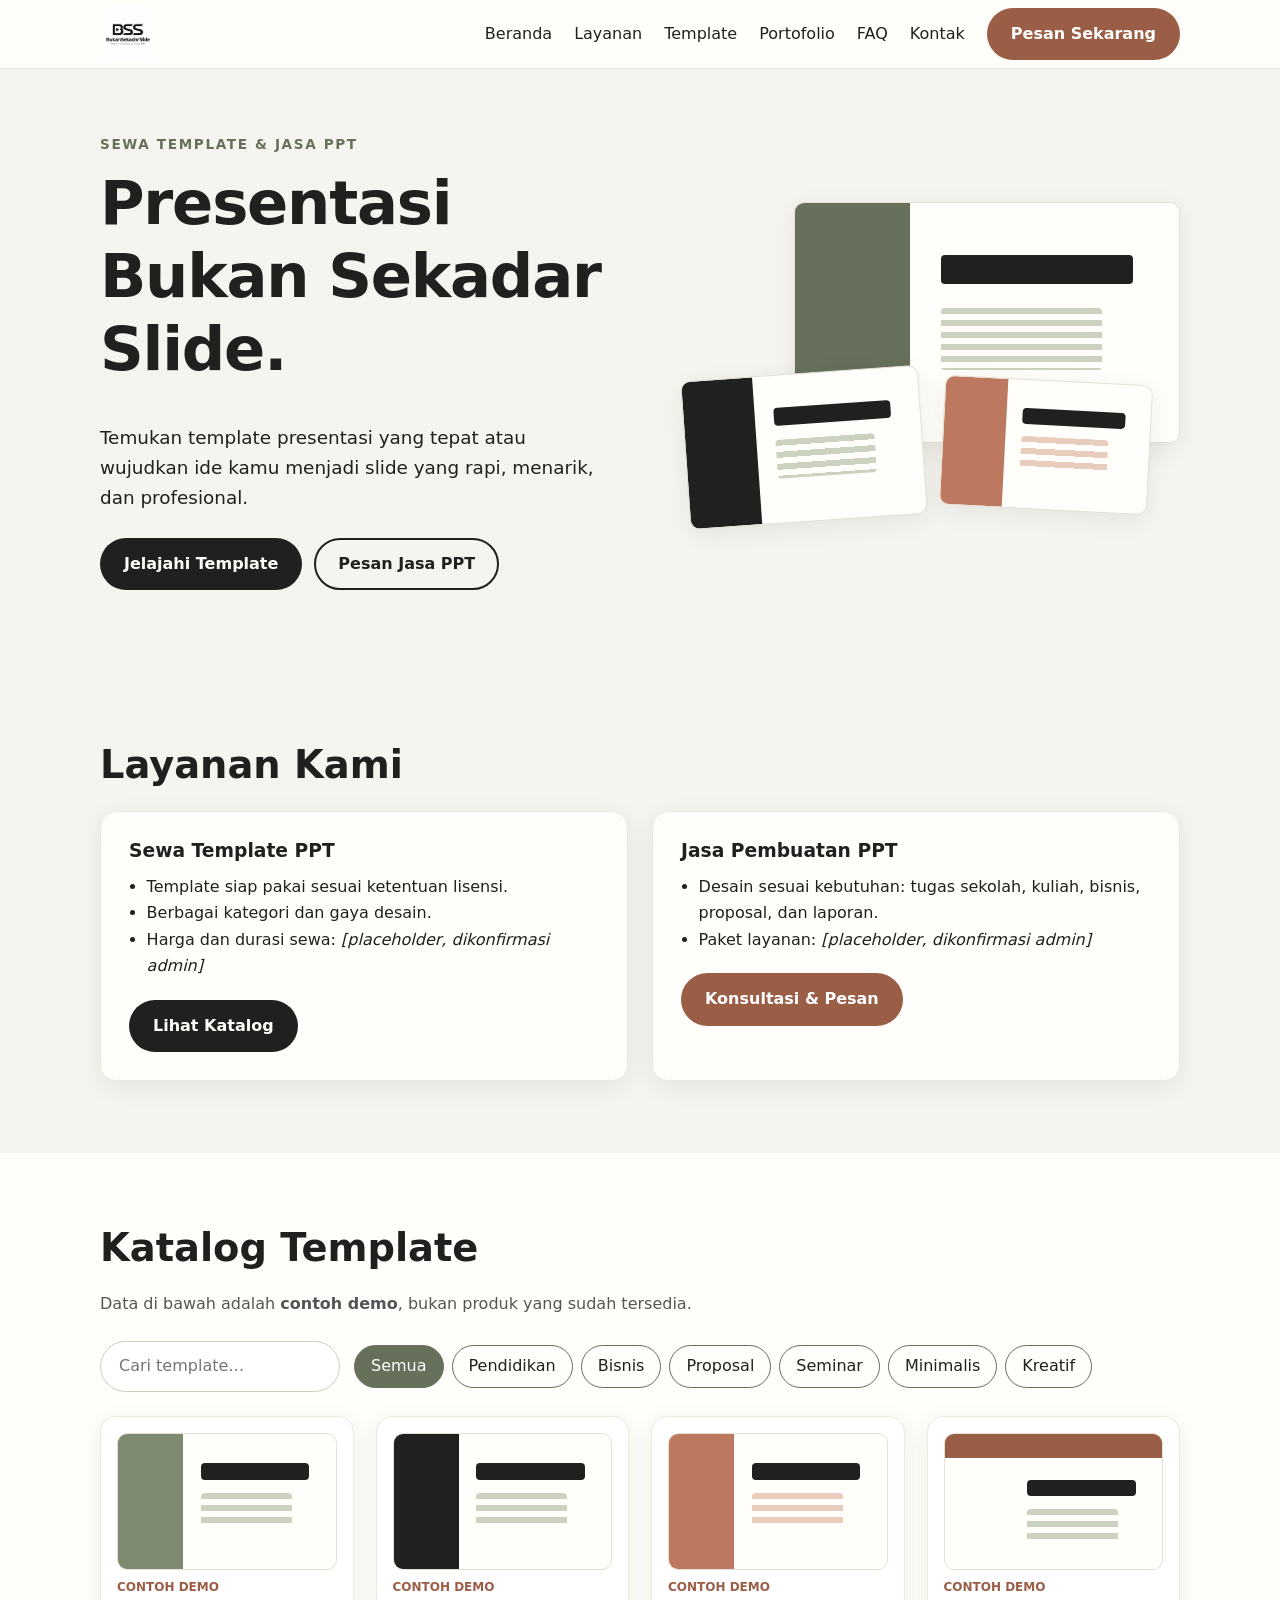
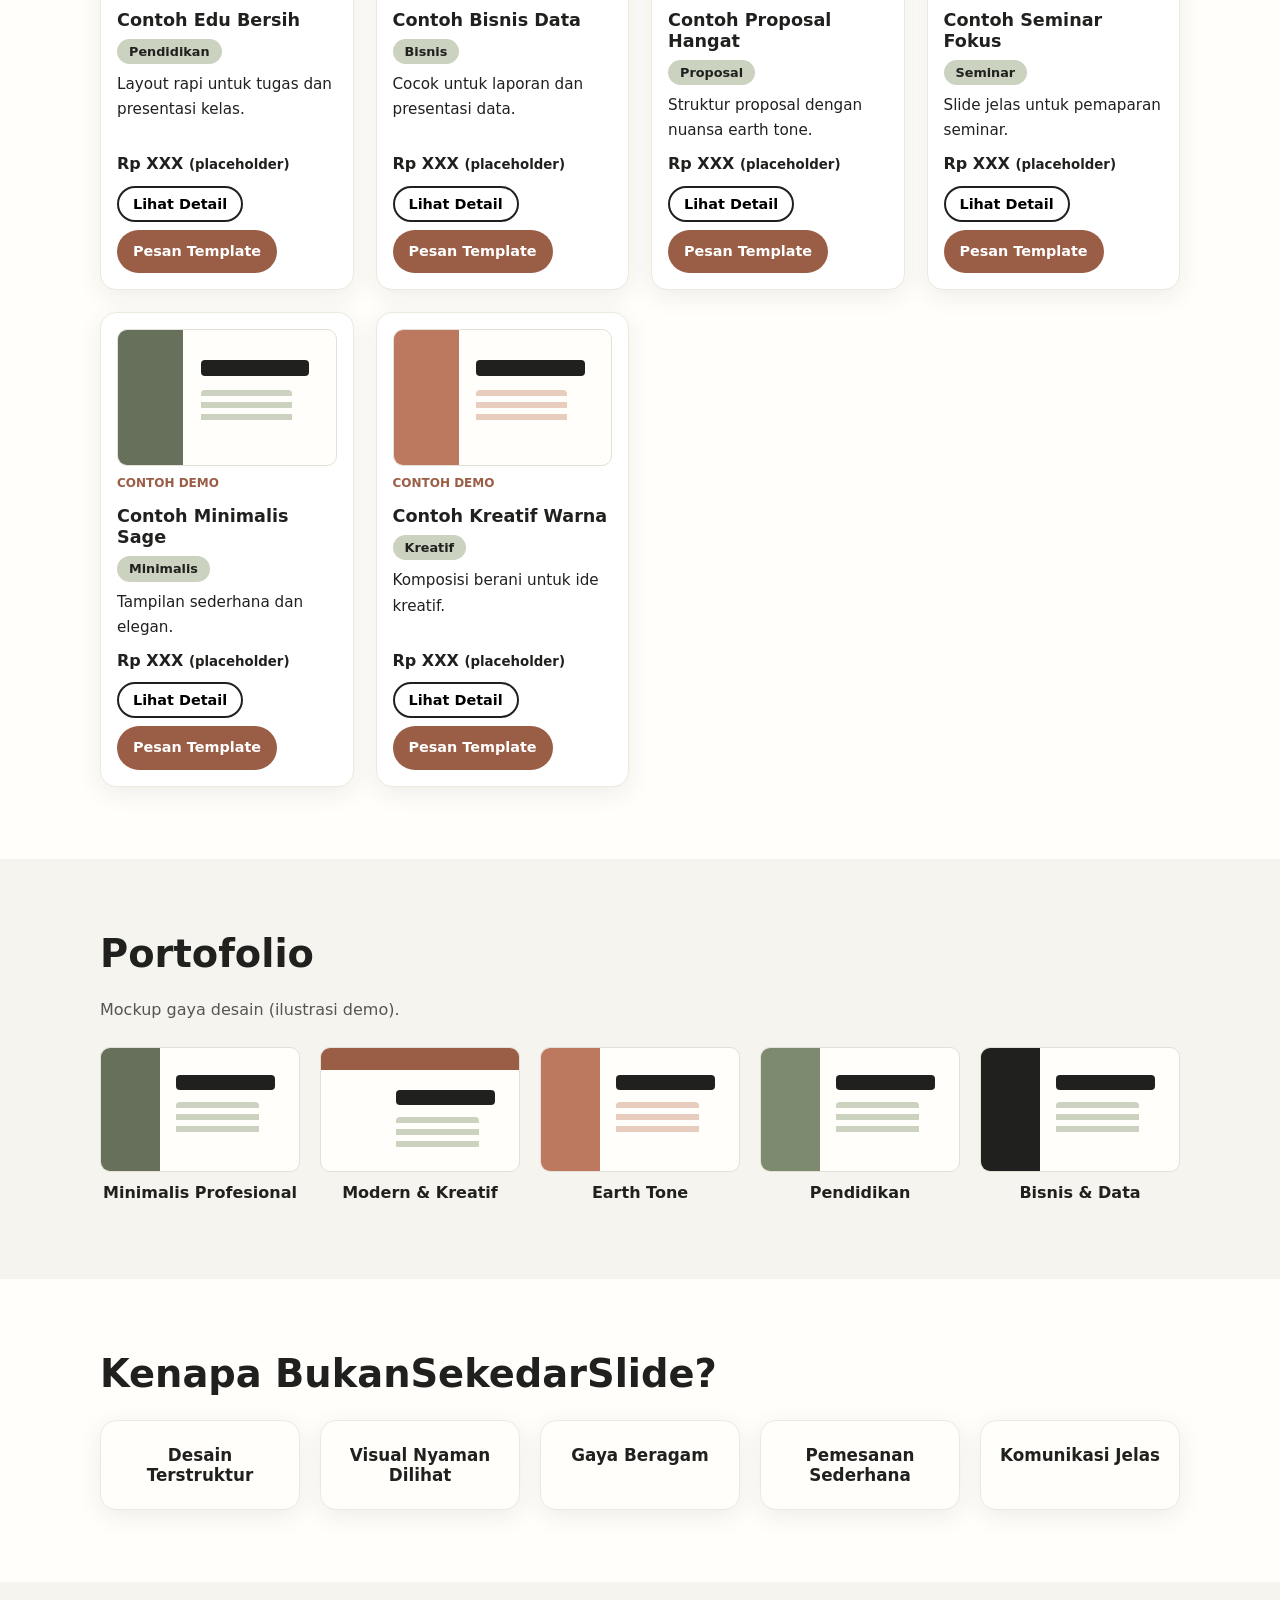
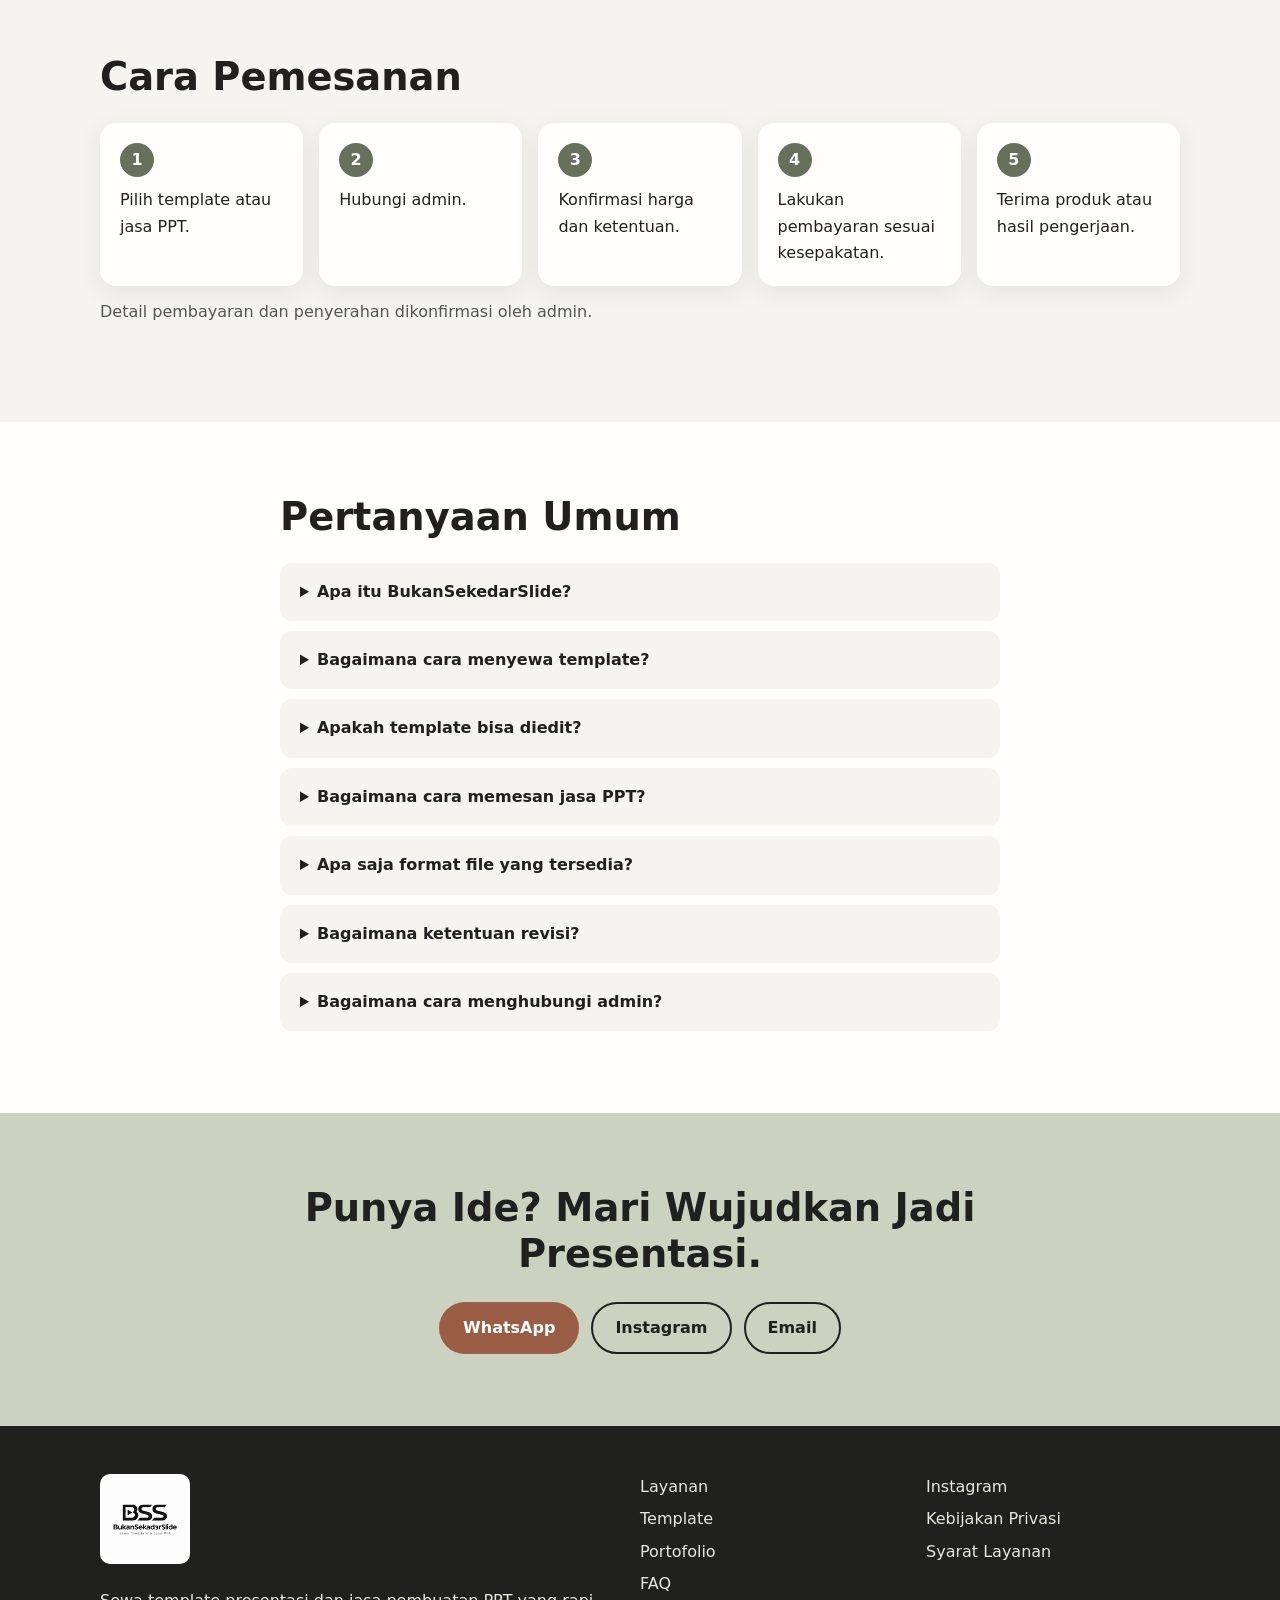
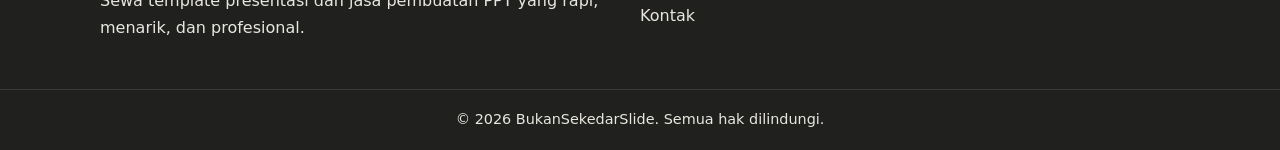
<file: index.html>
<!DOCTYPE html>
<html lang="id">
<head>
<meta charset="UTF-8">
<meta name="viewport" content="width=device-width, initial-scale=1">
<title>BukanSekedarSlide – Sewa Template & Jasa PPT</title>
<meta name="description" content="BukanSekedarSlide (BSS): sewa template presentasi PowerPoint dan jasa pembuatan PPT untuk pelajar, mahasiswa, guru, pekerja, dan pemilik bisnis.">
<meta name="theme-color" content="#66705B">
<meta property="og:type" content="website">
<meta property="og:title" content="BukanSekedarSlide – Sewa Template & Jasa PPT">
<meta property="og:description" content="Temukan template presentasi yang tepat atau wujudkan ide kamu menjadi slide yang rapi dan profesional.">
<meta property="og:url" content="https://bukansekedarslide.my.id/">
<meta property="og:image" content="https://bukansekedarslide.my.id/assets/logo.png">
<link rel="icon" href="assets/logo.png" type="image/png">
<link rel="stylesheet" href="style.css">
</head>
<body>
<a class="skip" href="#main">Lewati ke konten</a>

<header class="nav" id="top">
  <div class="wrap nav-in">
    <a href="#beranda" class="brand"><img src="assets/logo.png" alt="Logo BukanSekedarSlide (BSS)"></a>
    <button class="burger" id="burger" aria-label="Buka menu" aria-expanded="false" aria-controls="menu"><span></span><span></span><span></span></button>
    <nav id="menu" class="menu" aria-label="Navigasi utama">
      <a href="#beranda">Beranda</a>
      <a href="#layanan">Layanan</a>
      <a href="#template">Template</a>
      <a href="#portofolio">Portofolio</a>
      <a href="#faq">FAQ</a>
      <a href="#kontak">Kontak</a>
      <a class="btn btn-brown" data-wa="Halo BukanSekedarSlide, saya ingin memesan layanan.">Pesan Sekarang</a>
    </nav>
  </div>
</header>

<main id="main">
<section class="hero" id="beranda">
  <div class="wrap hero-in">
    <div class="reveal">
      <p class="eyebrow">Sewa Template & Jasa PPT</p>
      <h1>Presentasi Bukan Sekadar Slide.</h1>
      <p class="lead">Temukan template presentasi yang tepat atau wujudkan ide kamu menjadi slide yang rapi, menarik, dan profesional.</p>
      <div class="actions">
        <a class="btn btn-dark" href="#template">Jelajahi Template</a>
        <a class="btn btn-line" data-wa="Halo BukanSekedarSlide, saya ingin memesan jasa pembuatan PPT.">Pesan Jasa PPT</a>
      </div>
    </div>
    <div class="mock reveal" aria-hidden="true">
      <div class="slide s1 big"><i></i><b></b><u></u></div>
      <div class="slide s2 sm1"><i></i><b></b><u></u></div>
      <div class="slide s3 sm2"><i></i><b></b><u></u></div>
    </div>
  </div>
</section>

<section class="sec alt" id="layanan">
  <div class="wrap">
    <h2 class="reveal">Layanan Kami</h2>
    <div class="grid2">
      <article class="card reveal">
        <h3>Sewa Template PPT</h3>
        <ul>
          <li>Template siap pakai sesuai ketentuan lisensi.</li>
          <li>Berbagai kategori dan gaya desain.</li>
          <li>Harga dan durasi sewa: <em>[placeholder, dikonfirmasi admin]</em></li>
        </ul>
        <a class="btn btn-dark" href="#template">Lihat Katalog</a>
      </article>
      <article class="card reveal">
        <h3>Jasa Pembuatan PPT</h3>
        <ul>
          <li>Desain sesuai kebutuhan: tugas sekolah, kuliah, bisnis, proposal, dan laporan.</li>
          <li>Paket layanan: <em>[placeholder, dikonfirmasi admin]</em></li>
        </ul>
        <a class="btn btn-brown" data-wa="Halo BukanSekedarSlide, saya ingin konsultasi jasa pembuatan PPT.">Konsultasi & Pesan</a>
      </article>
    </div>
  </div>
</section>

<section class="sec" id="template">
  <div class="wrap">
    <h2 class="reveal">Katalog Template</h2>
    <p class="note">Data di bawah adalah <strong>contoh demo</strong>, bukan produk yang sudah tersedia.</p>
    <div class="tools">
      <label class="sr" for="search">Cari template</label>
      <input id="search" type="search" placeholder="Cari template…">
      <div class="chips" id="chips" role="group" aria-label="Filter kategori"></div>
    </div>
    <div class="catalog" id="catalog" aria-live="polite"></div>
    <p class="empty" id="empty" hidden>Template tidak ditemukan. Coba kata kunci atau kategori lain.</p>
  </div>
</section>

<section class="sec alt" id="portofolio">
  <div class="wrap">
    <h2 class="reveal">Portofolio</h2>
    <p class="note">Mockup gaya desain (ilustrasi demo).</p>
    <div class="grid5">
      <figure class="reveal"><div class="slide s1"><i></i><b></b><u></u></div><figcaption>Minimalis Profesional</figcaption></figure>
      <figure class="reveal"><div class="slide s5"><i></i><b></b><u></u></div><figcaption>Modern & Kreatif</figcaption></figure>
      <figure class="reveal"><div class="slide s3"><i></i><b></b><u></u></div><figcaption>Earth Tone</figcaption></figure>
      <figure class="reveal"><div class="slide s4"><i></i><b></b><u></u></div><figcaption>Pendidikan</figcaption></figure>
      <figure class="reveal"><div class="slide s2"><i></i><b></b><u></u></div><figcaption>Bisnis & Data</figcaption></figure>
    </div>
  </div>
</section>

<section class="sec">
  <div class="wrap">
    <h2 class="reveal">Kenapa BukanSekedarSlide?</h2>
    <div class="grid5 why">
      <div class="card reveal"><h3>Desain Terstruktur</h3></div>
      <div class="card reveal"><h3>Visual Nyaman Dilihat</h3></div>
      <div class="card reveal"><h3>Gaya Beragam</h3></div>
      <div class="card reveal"><h3>Pemesanan Sederhana</h3></div>
      <div class="card reveal"><h3>Komunikasi Jelas</h3></div>
    </div>
  </div>
</section>

<section class="sec alt" id="cara">
  <div class="wrap">
    <h2 class="reveal">Cara Pemesanan</h2>
    <ol class="steps">
      <li class="reveal">Pilih template atau jasa PPT.</li>
      <li class="reveal">Hubungi admin.</li>
      <li class="reveal">Konfirmasi harga dan ketentuan.</li>
      <li class="reveal">Lakukan pembayaran sesuai kesepakatan.</li>
      <li class="reveal">Terima produk atau hasil pengerjaan.</li>
    </ol>
    <p class="note">Detail pembayaran dan penyerahan dikonfirmasi oleh admin.</p>
  </div>
</section>

<section class="sec" id="faq">
  <div class="wrap narrow">
    <h2 class="reveal">Pertanyaan Umum</h2>
    <details><summary>Apa itu BukanSekedarSlide?</summary><p>BukanSekedarSlide (BSS) adalah layanan sewa template presentasi PowerPoint dan jasa pembuatan PPT.</p></details>
    <details><summary>Bagaimana cara menyewa template?</summary><p>Pilih template di katalog, klik “Pesan Template”, lalu admin akan mengonfirmasi harga, durasi, dan ketentuan sewa lewat WhatsApp.</p></details>
    <details><summary>Apakah template bisa diedit?</summary><p>[Isi sesuai kebijakan BSS, misalnya: ya, konten dapat diedit sesuai ketentuan lisensi.]</p></details>
    <details><summary>Bagaimana cara memesan jasa PPT?</summary><p>Klik “Pesan Jasa PPT”, ceritakan kebutuhan dan tenggat waktumu, lalu admin akan mengonfirmasi paket dan harga.</p></details>
    <details><summary>Apa saja format file yang tersedia?</summary><p>[Isi sesuai produk, misalnya: .pptx]</p></details>
    <details><summary>Bagaimana ketentuan revisi?</summary><p>[Isi sesuai kebijakan revisi BSS.]</p></details>
    <details><summary>Bagaimana cara menghubungi admin?</summary><p>Lewat tombol WhatsApp, Instagram, atau email di bagian Kontak.</p></details>
  </div>
</section>

<section class="sec cta" id="kontak">
  <div class="wrap narrow center">
    <h2 class="reveal">Punya Ide? Mari Wujudkan Jadi Presentasi.</h2>
    <div class="actions center">
      <a class="btn btn-brown" data-wa="Halo BukanSekedarSlide, saya ingin bertanya tentang layanan dan template presentasi yang tersedia.">WhatsApp</a>
      <a class="btn btn-line" id="ig" target="_blank" rel="noopener">Instagram</a>
      <a class="btn btn-line" id="mail">Email</a>
    </div>
  </div>
</section>
</main>

<footer class="foot">
  <div class="wrap foot-in">
    <div>
      <img src="assets/logo.png" alt="Logo BSS" class="flogo">
      <p>Sewa template presentasi dan jasa pembuatan PPT yang rapi, menarik, dan profesional.</p>
    </div>
    <nav aria-label="Navigasi footer">
      <a href="#layanan">Layanan</a><a href="#template">Template</a><a href="#portofolio">Portofolio</a><a href="#faq">FAQ</a><a href="#kontak">Kontak</a>
    </nav>
    <nav aria-label="Tautan lain">
      <a id="ig2" target="_blank" rel="noopener">Instagram</a>
      <a href="#" data-soon>Kebijakan Privasi</a>
      <a href="#" data-soon>Syarat Layanan</a>
    </nav>
  </div>
  <p class="copy">© <span id="year"></span> BukanSekedarSlide. Semua hak dilindungi.</p>
</footer>

<a href="#top" class="totop" id="totop" aria-label="Kembali ke atas" hidden>↑</a>

<dialog id="dlg" aria-labelledby="dtitle">
  <button class="close" id="dclose" aria-label="Tutup">×</button>
  <div id="dbody"></div>
</dialog>

<script src="script.js"></script>
</body>
</html>
</file>
<file: style.css>
:root{--ink:#20211F;--ivory:#FFFEFA;--warm:#F6F4EF;--sage:#66705B;--sage-l:#CBD2BF;--clay:#BD795F;--clay-d:#9A5E46;
--shadow:0 6px 24px rgba(32,33,31,.08);--r:16px}
*{box-sizing:border-box}
html{scroll-behavior:smooth;scroll-padding-top:84px}
body{margin:0;font:16px/1.65 system-ui,-apple-system,"Segoe UI",Roboto,sans-serif;color:var(--ink);background:var(--ivory)}
img{max-width:100%;height:auto}
a{color:inherit}
h1,h2,h3{line-height:1.2;margin:0 0 .6em}
h1{font-size:clamp(2.2rem,6vw,3.8rem);letter-spacing:-.02em}
h2{font-size:clamp(1.6rem,4vw,2.4rem)}
.wrap{max-width:1120px;margin:0 auto;padding:0 20px}
.narrow{max-width:760px}.center{text-align:center;justify-content:center}
.sr,.skip:not(:focus){position:absolute;width:1px;height:1px;overflow:hidden;clip:rect(0 0 0 0)}
.skip:focus{position:fixed;top:8px;left:8px;background:var(--ink);color:#fff;padding:8px 12px;z-index:99}
:focus-visible{outline:3px solid var(--clay);outline-offset:2px}

.nav{position:sticky;top:0;z-index:50;background:rgba(255,254,250,.94);backdrop-filter:blur(8px);border-bottom:1px solid #e8e5dc}
.nav-in{display:flex;align-items:center;justify-content:space-between;height:68px}
.brand img{height:56px;width:auto;display:block}
.menu{display:flex;align-items:center;gap:22px}

/* ========== Animasi Menu Navbar ========== */
.menu a:not(.btn){
  text-decoration:none;
  font-weight:500;
  position:relative;
  padding:4px 0;
  transition:color .3s ease, transform .2s ease;
}

.menu a:not(.btn)::after{
  content:'';
  position:absolute;
  width:0;
  height:2px;
  bottom:0;
  left:0;
  background-color:var(--clay);
  transition:width .3s cubic-bezier(.4,0,.2,1);
}

.menu a:not(.btn):hover::after{
  width:100%;
}

.menu a:not(.btn):hover{
  color:var(--clay);
}

.menu a:not(.btn):active{
  transform:scale(.92);
}

.menu .btn:active{
  transform:scale(.95);
  transition:transform .1s ease;
}
/* ========================================= */

.burger{display:none;background:none;border:0;padding:10px;cursor:pointer}
.burger span{display:block;width:24px;height:2px;background:var(--ink);margin:5px 0;transition:.25s}
.burger[aria-expanded=true] span:nth-child(1){transform:translateY(7px) rotate(45deg)}
.burger[aria-expanded=true] span:nth-child(2){opacity:0}
.burger[aria-expanded=true] span:nth-child(3){transform:translateY(-7px) rotate(-45deg)}

.btn{display:inline-block;padding:11px 22px;border-radius:999px;font-weight:600;text-decoration:none;border:2px solid transparent;cursor:pointer;font-size:1rem;font-family:inherit;transition:.2s}
.btn-dark{background:var(--ink);color:var(--ivory)}.btn-dark:hover{background:var(--sage)}
.btn-brown{background:var(--clay-d);color:#fff}.btn-brown:hover{background:var(--ink)}
.btn-line{border-color:var(--ink);background:transparent}.btn-line:hover{background:var(--ink);color:var(--ivory)}
.actions{display:flex;flex-wrap:wrap;gap:12px;margin-top:24px}

.hero{background:var(--warm);padding:64px 0 80px}
.hero-in{display:grid;grid-template-columns:1.1fr 1fr;gap:40px;align-items:center}
.eyebrow{color:var(--sage);font-weight:700;letter-spacing:.12em;text-transform:uppercase;font-size:.85rem;margin:0 0 12px}
.lead{font-size:1.15rem;max-width:520px}
.mock{position:relative;min-height:320px}
.mock .slide{position:absolute;box-shadow:var(--shadow)}
.mock .big{width:78%;top:0;right:0}
.mock .sm1{width:48%;bottom:0;left:0;transform:rotate(-4deg)}
.mock .sm2{width:42%;bottom:12px;right:6%;transform:rotate(3deg)}

/* Mockup slide dari CSS */
.slide{--a:var(--sage);--b:var(--sage-l);aspect-ratio:16/10;border-radius:10px;background:var(--ivory);position:relative;overflow:hidden;border:1px solid #e3e0d6}
.slide i{position:absolute;left:0;top:0;bottom:0;width:30%;background:var(--a)}
.slide b{position:absolute;left:38%;top:22%;width:50%;height:12%;border-radius:4px;background:var(--ink)}
.slide u{position:absolute;left:38%;top:44%;width:42%;height:26%;border-radius:4px;background:repeating-linear-gradient(var(--b) 0 6px,transparent 6px 12px)}
.s2{--a:var(--ink);--b:var(--sage-l)}.s3{--a:var(--clay);--b:#e8cdbf}.s4{--a:#7d8a6f;--b:var(--sage-l)}.s5{--a:var(--clay-d);--b:var(--sage-l)}
.s5 i{width:100%;height:18%;bottom:auto}.s5 b{top:34%}.s5 u{top:56%}

.sec{padding:72px 0}.alt{background:var(--warm)}
.note{color:#555;margin:-.2em 0 1.5em}
.grid2{display:grid;grid-template-columns:repeat(2,1fr);gap:24px}
.grid5{display:grid;grid-template-columns:repeat(auto-fit,minmax(190px,1fr));gap:20px}
.card{background:var(--ivory);border-radius:var(--r);padding:28px;box-shadow:var(--shadow);border:1px solid #ece9df}
.card ul{padding-left:1.1em;margin:0 0 20px}
.why .card{text-align:center;padding:24px 16px}.why h3{margin:0;font-size:1.05rem}
figure{margin:0}figcaption{margin-top:8px;font-weight:600;text-align:center}
.steps{counter-reset:s;list-style:none;padding:0;display:grid;grid-template-columns:repeat(auto-fit,minmax(170px,1fr));gap:16px}
.steps li{counter-increment:s;background:var(--ivory);padding:20px;border-radius:var(--r);box-shadow:var(--shadow)}
.steps li::before{content:counter(s);display:flex;width:34px;height:34px;border-radius:50%;background:var(--sage);color:#fff;align-items:center;justify-content:center;font-weight:700;margin-bottom:10px}

.tools{display:flex;flex-wrap:wrap;gap:14px;align-items:center;margin-bottom:24px}
#search{padding:11px 18px;border:1.5px solid #cfcbbf;border-radius:999px;min-width:240px;font:inherit;background:#fff}
.chips{display:flex;flex-wrap:wrap;gap:8px}
.chip{padding:7px 16px;border-radius:999px;border:1.5px solid var(--sage);background:transparent;cursor:pointer;font:inherit;color:var(--ink)}
.chip[aria-pressed=true]{background:var(--sage);color:#fff}
.catalog{display:grid;grid-template-columns:repeat(auto-fill,minmax(250px,1fr));gap:22px}
.tcard{background:#fff;border:1px solid #ece9df;border-radius:var(--r);padding:16px;box-shadow:var(--shadow);display:flex;flex-direction:column;gap:8px}
.tcard h3{margin:4px 0 0;font-size:1.1rem}
.tag{align-self:flex-start;background:var(--sage-l);padding:2px 12px;border-radius:999px;font-size:.8rem;font-weight:600}
.demo{font-size:.75rem;color:var(--clay-d);font-weight:700}
.tcard p{margin:0;font-size:.95rem;flex:1}
.price{font-weight:700}
.row{display:flex;gap:8px;flex-wrap:wrap}.row .btn{padding:8px 14px;font-size:.9rem}
.empty{text-align:center;color:#555}

details{background:var(--warm);border-radius:12px;margin-bottom:10px;padding:0 20px}
summary{cursor:pointer;font-weight:600;padding:16px 0}
details p{margin:0 0 16px}

.cta{background:var(--sage-l)}
.foot{background:var(--ink);color:#e8e6df;padding-top:48px}
.foot-in{display:grid;grid-template-columns:2fr 1fr 1fr;gap:32px}
.foot nav{display:flex;flex-direction:column;gap:6px}
.foot a{text-decoration:none;color:#e8e6df;cursor:pointer}.foot a:hover{color:var(--sage-l)}
.flogo{background:#fff;border-radius:10px;padding:4px;width:90px;height:auto}
.copy{text-align:center;border-top:1px solid #3a3b38;margin:32px 0 0;padding:18px;font-size:.9rem}
.totop{position:fixed;right:18px;bottom:18px;width:44px;height:44px;border-radius:50%;background:var(--ink);color:#fff;display:flex;align-items:center;justify-content:center;text-decoration:none;box-shadow:var(--shadow)}
.totop[hidden]{display:none}

dialog{border:0;border-radius:var(--r);padding:24px;max-width:640px;width:calc(100% - 32px);box-shadow:0 20px 60px rgba(0,0,0,.3)}
dialog::backdrop{background:rgba(32,33,31,.55)}
.close{position:absolute;top:8px;right:12px;font-size:1.8rem;background:none;border:0;cursor:pointer}
.prev{display:grid;grid-template-columns:repeat(3,1fr);gap:8px;margin:12px 0}
dl{display:grid;grid-template-columns:auto 1fr;gap:4px 14px;margin:0 0 16px}dt{font-weight:600}dd{margin:0}

.reveal{opacity:0;transform:translateY(18px);transition:opacity .6s,transform .6s}
.reveal.in{opacity:1;transform:none}
@media (prefers-reduced-motion:reduce){.reveal{opacity:1;transform:none;transition:none}html{scroll-behavior:auto}}

@media (max-width:820px){
  .hero-in,.grid2,.foot-in{grid-template-columns:1fr}
  .burger{display:block}
  .menu{position:absolute;top:68px;left:0;right:0;background:var(--ivory);flex-direction:column;align-items:flex-start;padding:16px 20px 24px;gap:14px;border-bottom:1px solid #e8e5dc;display:none}
  .menu.open{display:flex}
  .mock{min-height:260px}
}
</file>
